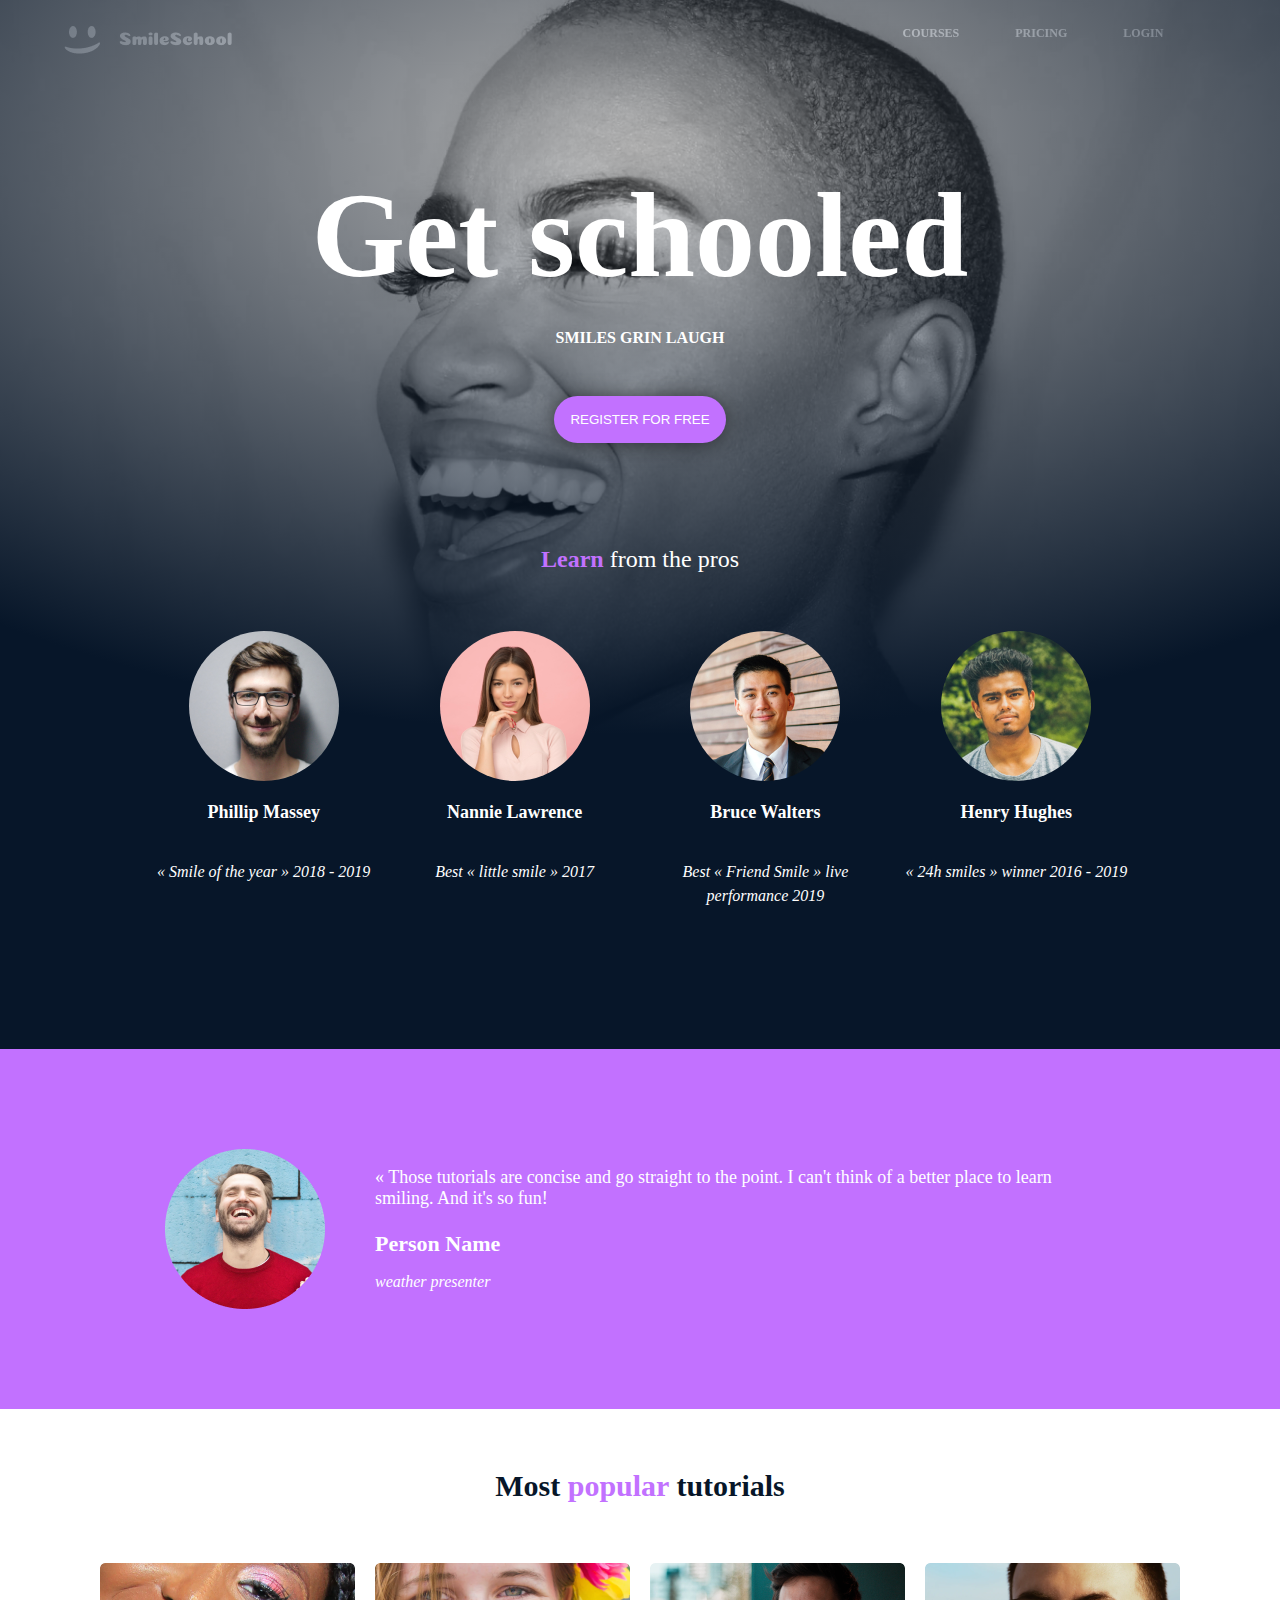
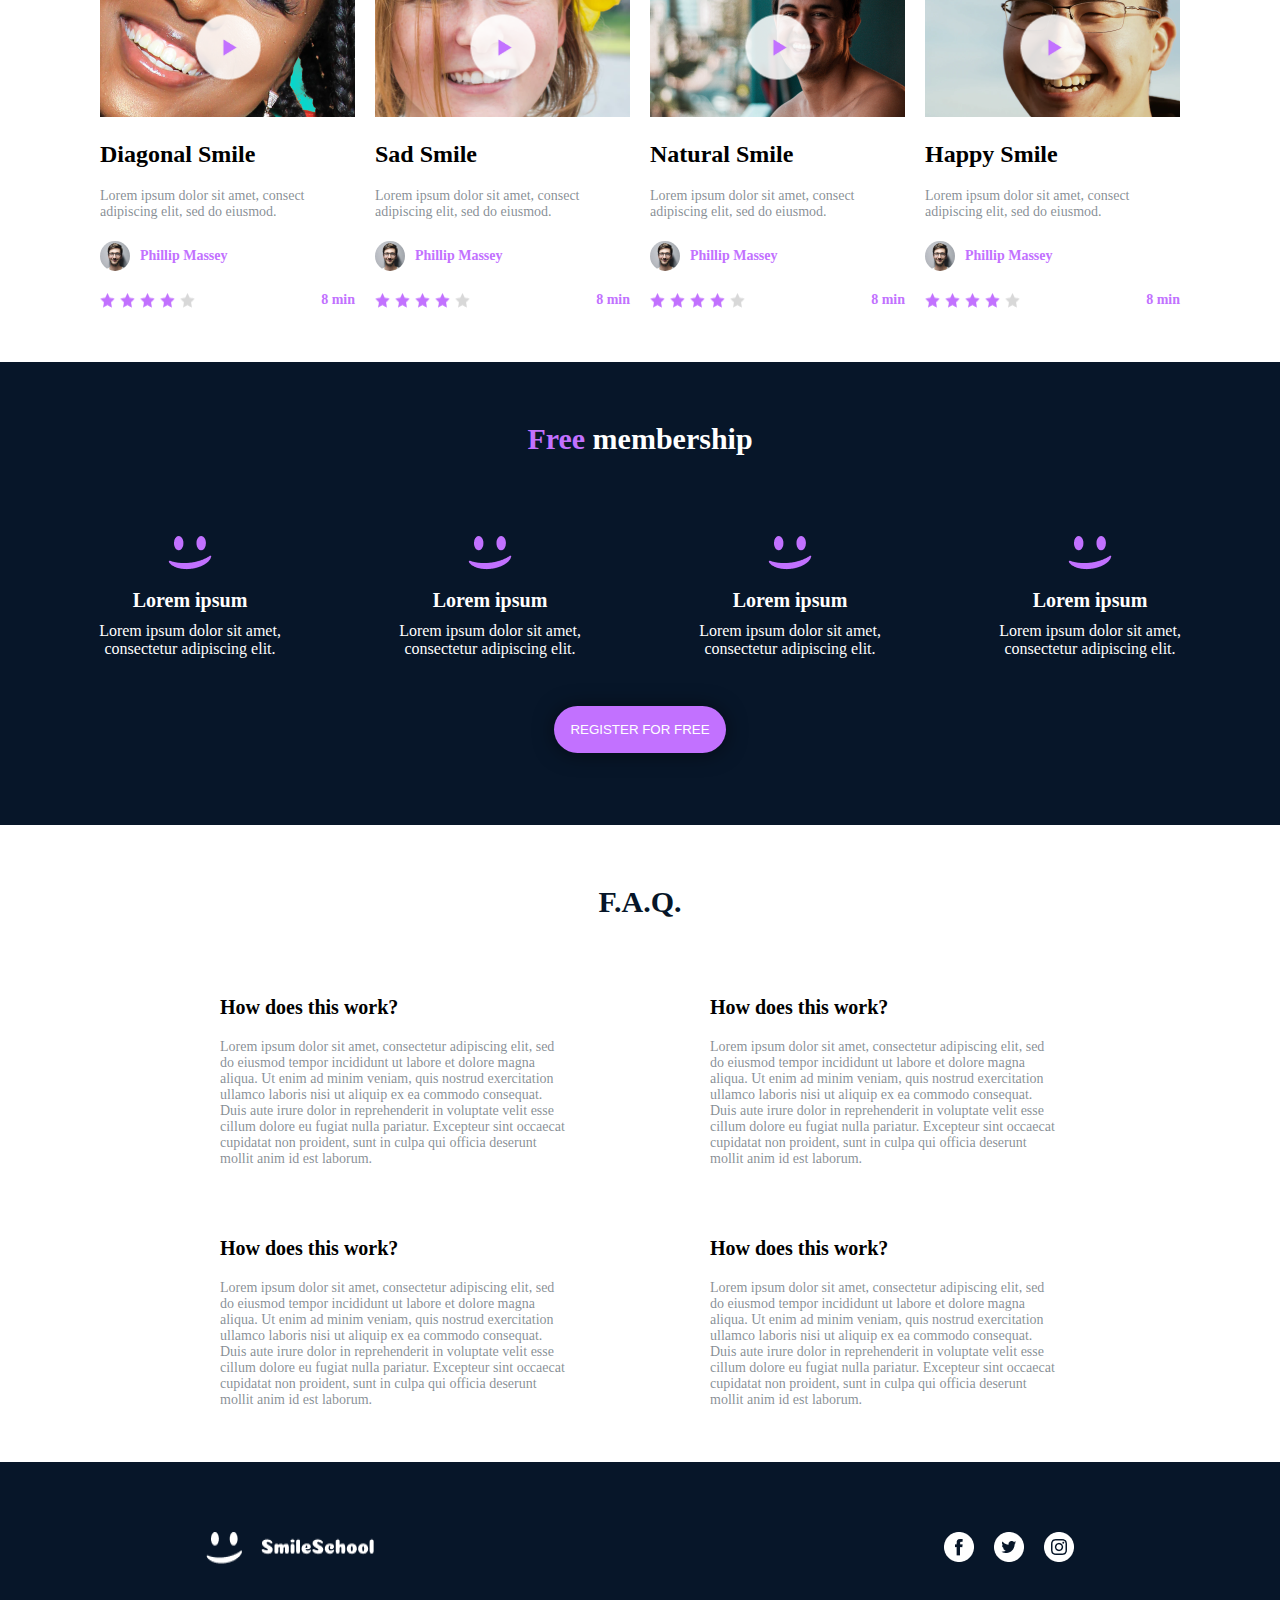
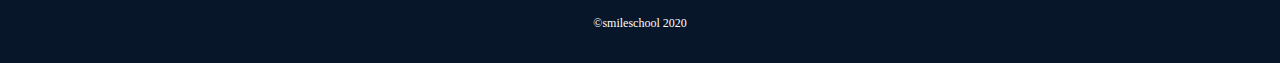
<file: css_advanced/index.html>
<!DOCTYPE html>
<html lang="en">

<head>
    <meta charset="UTF-8">
    <meta name="viewport" content="width=device-width, initial-scale=1.0">
    <title>Smile School Homepage</title>
    <link rel="stylesheet" href="styles.css">
</head>

<body>
    <header>
        <div>
            <a href="index.html">
                <img src="./images/logo.png" class="logo" alt="smile logo">
            </a>
        </div>
        <div class="nav-links">
            <a href="courses.html">COURSES</a>
            <a href="pricing.html">PRICING</a>
            <a href="login.html">LOGIN</a>
        </div>
    </header>
    <main>
        <!-- banner section -->
        <section class="banner">
            <div class="banner__learn">
                <h1>Get schooled</h1>
                <p>SMILES GRIN LAUGH</p>
                <button>REGISTER FOR FREE</button>
            </div>
            <div class="banner__courses">
                <h2><span class="dcolor">Learn</span> from the pros</h2>
                <div class="banner__courses__cards__container">
                    <div class="banner__courses__card">
                        <img src="./images/philip.png" alt="profile">
                        <h3>Phillip Massey</h3>
                        <p>« Smile of the year » 2018 - 2019</p>
                    </div>
                    <div class="banner__courses__card">
                        <img src="./images/nannie.png" alt="profile">
                        <h3>Nannie Lawrence</h3>
                        <p>Best « little smile » 2017</p>
                    </div>
                    <div class="banner__courses__card">
                        <img src="./images/bruce.png" alt="profile">
                        <h3>Bruce Walters</h3>
                        <p>Best « Friend Smile » live performance 2019</p>
                    </div>
                    <div class="banner__courses__card">
                        <img src="./images/henry.png" alt="profile">
                        <h3>Henry Hughes</h3>
                        <p>« 24h smiles » winner 2016 - 2019</p>
                    </div>
                </div>
            </div>
        </section>
        <!-- quote section -->
        <section class="quotes">
            <div class="quotes__inner">
                <img src="./images/avatar.png" alt="avatar">
                <div>
                    <blockquote>« Those tutorials are concise and go straight to the point. I can't think of a better
                        place to
                        learn smiling. And it's
                        so fun!</blockquote>
                    <p class="names">Person Name</p>
                    <p class="presenter">weather presenter</p>
                </div>
            </div>
        </section>
        <!-- videos section -->
        <section class="videos">
            <h1>Most <span class="dcolor">popular</span> tutorials</h1>
            <div class="videos__inner">
                <div>
                    <div class="preview">
                        <img src="./images/preview_diag.png" alt="Preview" class="preview__image">
                        <img src="./images/play.png" alt="play" class="play__button">
                    </div>
                    <h2>Diagonal Smile</h2>
                    <p>Lorem ipsum dolor sit amet, consect adipiscing elit, sed do eiusmod.</p>
                    <div class="profile">
                        <img src="./images/philip_sm.png" alt="profile">
                        <h3>Phillip Massey</h3>
                    </div>
                    <div class="ratings">
                        <!-- star ratings -->
                        <div>
                            <img src="./images/Star_1.png" alt="Star">
                            <img src="./images/Star_1.png" alt="Star">
                            <img src="./images/Star_1.png" alt="Star">
                            <img src="./images/Star_1.png" alt="Star">
                            <img src="./images/Star_5.png" alt="Star">
                        </div>
                        <p>8 min</p>
                    </div>
                </div>

                <div>
                    <div class="preview">
                        <img src="./images/preview_sad.png" alt="Preview" class="preview__image">
                        <img src="./images/play.png" alt="play" class="play__button">
                    </div>
                    <h2>Sad Smile</h2>
                    <p>Lorem ipsum dolor sit amet, consect adipiscing elit, sed do eiusmod.</p>
                    <div class="profile">
                        <img src="./images/philip_sm.png" alt="profile">
                        <h3>Phillip Massey</h3>
                    </div>
                    <div class="ratings">
                        <!-- star ratings -->
                        <div>
                            <img src="./images/Star_1.png" alt="Star">
                            <img src="./images/Star_1.png" alt="Star">
                            <img src="./images/Star_1.png" alt="Star">
                            <img src="./images/Star_1.png" alt="Star">
                            <img src="./images/Star_5.png" alt="Star">
                        </div>
                        <p>8 min</p>
                    </div>
                </div>


                <div>
                    <div class="preview">
                        <img src="./images/preview_nat.png" alt="Preview" class="preview__image">
                        <img src="./images/play.png" alt="play" class="play__button">
                    </div>
                    <h2>Natural Smile</h2>
                    <p>Lorem ipsum dolor sit amet, consect adipiscing elit, sed do eiusmod.</p>
                    <div class="profile">
                        <img src="./images/philip_sm.png" alt="profile">
                        <h3>Phillip Massey</h3>
                    </div>
                    <div class="ratings">
                        <!-- star ratings -->
                        <div>
                            <img src="./images/Star_1.png" alt="Star">
                            <img src="./images/Star_1.png" alt="Star">
                            <img src="./images/Star_1.png" alt="Star">
                            <img src="./images/Star_1.png" alt="Star">
                            <img src="./images/Star_5.png" alt="Star">
                        </div>
                        <p>8 min</p>
                    </div>
                </div>


                <div>
                    <div class="preview">
                        <img src="./images/preview_hap.png" alt="Preview" class="preview__image">
                        <img src="./images/play.png" alt="play" class="play__button">
                    </div>
                    <h2>Happy Smile</h2>
                    <p>Lorem ipsum dolor sit amet, consect adipiscing elit, sed do eiusmod.</p>
                    <div class="profile">
                        <img src="./images/philip_sm.png" alt="profile">
                        <h3>Phillip Massey</h3>
                    </div>
                    <div class="ratings">
                        <!-- star ratings -->
                        <div>
                            <img src="./images/Star_1.png" alt="Star">
                            <img src="./images/Star_1.png" alt="Star">
                            <img src="./images/Star_1.png" alt="Star">
                            <img src="./images/Star_1.png" alt="Star">
                            <img src="./images/Star_5.png" alt="Star">
                        </div>
                        <p>8 min</p>
                    </div>
                </div>
            </div>
        </section>
        <!-- membership section -->
        <section class="membership">
            <h1><span class="active">Free</span> membership</h1>
            <div class="row">
                <div>
                    <img src="./images/smile.png" alt="teacher1">
                    <h2>Lorem ipsum</h2>
                    <p>Lorem ipsum dolor sit amet, consectetur adipiscing elit.</p>
                </div>

                <div>
                    <img src="./images/smile.png" alt="smile">
                    <h2>Lorem ipsum</h2>
                    <p>Lorem ipsum dolor sit amet, consectetur adipiscing elit.</p>
                </div>

                <div>
                    <img src="./images/smile.png" alt="smile">
                    <h2>Lorem ipsum</h2>
                    <p>Lorem ipsum dolor sit amet, consectetur adipiscing elit.</p>
                </div>

                <div>
                    <img src="./images/smile.png" alt="smile">
                    <h2>Lorem ipsum</h2>
                    <p>Lorem ipsum dolor sit amet, consectetur adipiscing elit.</p>
                </div>
            </div>
            <button>REGISTER FOR FREE</button>
        </section>
        <!-- FAQ section -->
        <section class="faq">
            <h1>F.A.Q.</h1>
            <div class="faq__inner">
                <div>
                    <div>
                        <h2>How does this work?</h2>
                        <p>Lorem ipsum dolor sit amet, consectetur adipiscing elit, sed do eiusmod tempor incididunt ut
                            labore et dolore
                            magna
                            aliqua. Ut enim ad minim veniam, quis nostrud exercitation ullamco laboris nisi ut aliquip
                            ex ea commodo
                            consequat. Duis
                            aute irure dolor in reprehenderit in voluptate velit esse cillum dolore eu fugiat nulla
                            pariatur. Excepteur sint
                            occaecat cupidatat non proident, sunt in culpa qui officia deserunt mollit anim id est
                            laborum.</p>
                    </div>
                    <div>
                        <h2>How does this work?</h2>
                        <p>Lorem ipsum dolor sit amet, consectetur adipiscing elit, sed do eiusmod tempor incididunt ut
                            labore et dolore
                            magna
                            aliqua. Ut enim ad minim veniam, quis nostrud exercitation ullamco laboris nisi ut aliquip
                            ex ea commodo
                            consequat. Duis
                            aute irure dolor in reprehenderit in voluptate velit esse cillum dolore eu fugiat nulla
                            pariatur. Excepteur sint
                            occaecat cupidatat non proident, sunt in culpa qui officia deserunt mollit anim id est
                            laborum.</p>
                    </div>
                </div>
                <div>
                    <div>
                        <h2>How does this work?</h2>
                        <p>Lorem ipsum dolor sit amet, consectetur adipiscing elit, sed do eiusmod tempor incididunt ut
                            labore et dolore
                            magna
                            aliqua. Ut enim ad minim veniam, quis nostrud exercitation ullamco laboris nisi ut aliquip
                            ex ea commodo
                            consequat. Duis
                            aute irure dolor in reprehenderit in voluptate velit esse cillum dolore eu fugiat nulla
                            pariatur. Excepteur sint
                            occaecat cupidatat non proident, sunt in culpa qui officia deserunt mollit anim id est
                            laborum.</p>
                    </div>
                    <div>
                        <h2>How does this work?</h2>
                        <p>Lorem ipsum dolor sit amet, consectetur adipiscing elit, sed do eiusmod tempor incididunt ut
                            labore et dolore
                            magna
                            aliqua. Ut enim ad minim veniam, quis nostrud exercitation ullamco laboris nisi ut aliquip
                            ex ea commodo
                            consequat. Duis
                            aute irure dolor in reprehenderit in voluptate velit esse cillum dolore eu fugiat nulla
                            pariatur. Excepteur sint
                            occaecat cupidatat non proident, sunt in culpa qui officia deserunt mollit anim id est
                            laborum.</p>
                    </div>
                </div>
            </div>
        </section>
    </main>
    <footer>
        <div class="footer__inner">
            <div>
                <img src="./images/logo.png" alt="logo">
                <div>
                    <!-- social image links -->
                    <a href="#"><img src="./images/Facebook.png" alt="Facebook"></a>
                    <a href="#"><img src="./images/Twitter.png" alt="Twitter"></a>
                    <a href="#"><img src="./images/Instagram.png" alt="Instagram"></a>
                </div>
            </div>
            <p>©smileschool 2020</p>
        </div>
    </footer>
</body>

</html>
</file>
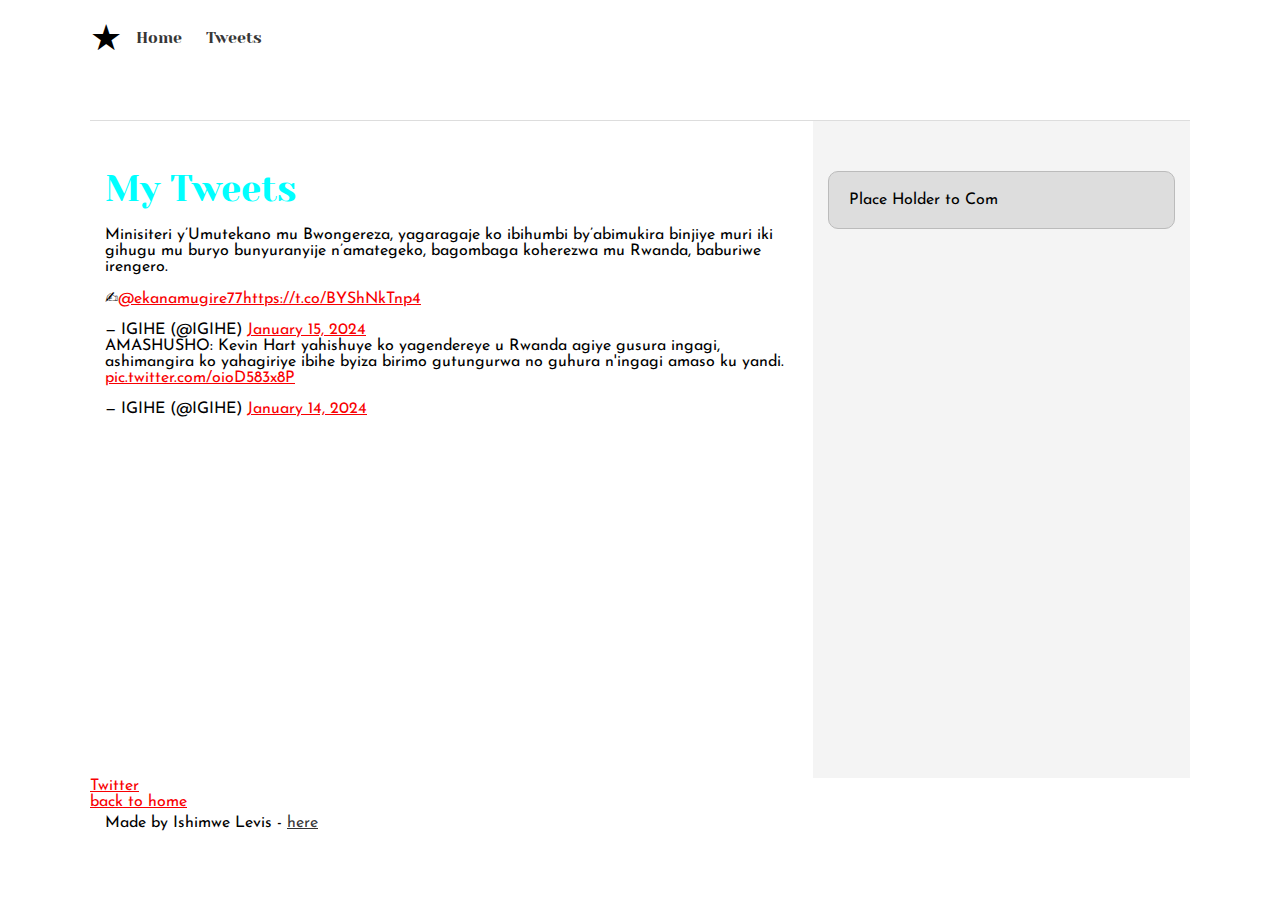
<file: css_basic/tweets.html>
<!DOCTYPE html>
<html lang="en">

<head>
  <meta charset="UTF-8">
  <meta name="viewport" content="width=device-width, initial-scale=1.0">
  <title>Document</title>
  <link href="base.css" rel="stylesheet">
  <link href="styles.css" rel="stylesheet">
</head>

<body class="works_on_smartphone">
  <header>
    <ul>
      <li class="logo">&#9733;</li>
      <li><a href="index.html">Home</a></li>
      <li><a href="tweets.html">Tweets</a></li>
    </ul>
  </header>
  <main>
    <article>
      <h1>My Tweets</h1>
      <blockquote class="twitter-tweet"><p lang="id" dir="ltr">Minisiteri y’Umutekano mu Bwongereza, yagaragaje ko ibihumbi by’abimukira binjiye muri iki gihugu mu buryo bunyuranyije n’amategeko, bagombaga koherezwa mu Rwanda, baburiwe irengero.<br><br>✍︎<a href="https://twitter.com/ekanamugire77?ref_src=twsrc%5Etfw">@ekanamugire77</a><a href="https://t.co/BYShNkTnp4">https://t.co/BYShNkTnp4</a></p>&mdash; IGIHE (@IGIHE) <a href="https://twitter.com/IGIHE/status/1746847774149148784?ref_src=twsrc%5Etfw">January 15, 2024</a></blockquote> 
      <script async src="https://platform.twitter.com/widgets.js"></script>
      <blockquote class="twitter-tweet" data-media-max-width="560"><p lang="id" dir="ltr">AMASHUSHO: Kevin Hart yahishuye ko yagendereye u Rwanda agiye gusura ingagi, ashimangira ko yahagiriye ibihe byiza birimo gutungurwa no guhura n&#39;ingagi amaso ku yandi. <a href="https://t.co/oioD583x8P">pic.twitter.com/oioD583x8P</a></p>&mdash; IGIHE (@IGIHE) <a href="https://twitter.com/IGIHE/status/1746515183747338734?ref_src=twsrc%5Etfw">January 14, 2024</a></blockquote> 
      <script async src="https://platform.twitter.com/widgets.js"></script>
  </article>
  <aside><p>Place Holder to Com</p></aside>
</main>
<a href="https://help.twitter.com/en/using-twitter/how-to-embed-a-tweet">Twitter</a>
<a href="index.html">back to home</a>
<footer>
  <p>Made by Ishimwe Levis - <a href="https://github.com/levishimwe" target="_blank">here</a></p>
</footer>

</body>
</html>
</file>
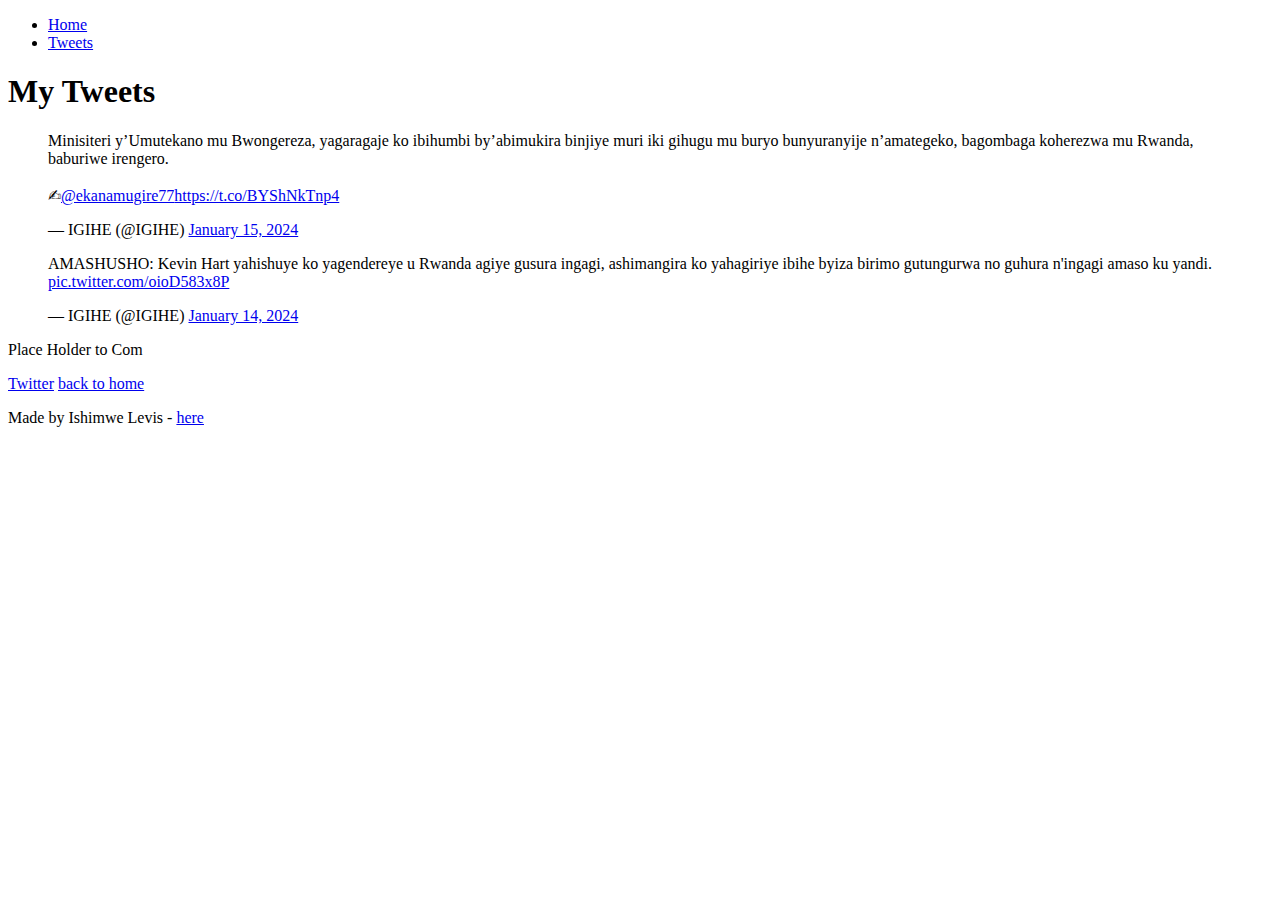
<file: html_basic/tweets.html>
<!DOCTYPE html>
<html lang="en">

<head>
  <meta charset="UTF-8">
  <meta name="viewport" content="width=device-width, initial-scale=1.0">
  <title>Document</title>
</head>

<body>
  <header>
    <ul>
      <li><a href="index.html">Home</a></li>
      <li><a href="tweets.html">Tweets</a></li>
    </ul>
  </header>
  <main>
    <article>
      <h1>My Tweets</h1>

            <blockquote class="twitter-tweet"><p lang="id" dir="ltr">Minisiteri y’Umutekano mu Bwongereza, yagaragaje ko ibihumbi by’abimukira binjiye muri iki gihugu mu buryo bunyuranyije n’amategeko, bagombaga koherezwa mu Rwanda, baburiwe irengero.<br><br>✍︎<a href="https://twitter.com/ekanamugire77?ref_src=twsrc%5Etfw">@ekanamugire77</a><a href="https://t.co/BYShNkTnp4">https://t.co/BYShNkTnp4</a></p>&mdash; IGIHE (@IGIHE) <a href="https://twitter.com/IGIHE/status/1746847774149148784?ref_src=twsrc%5Etfw">January 15, 2024</a></blockquote> 
            <script async src="https://platform.twitter.com/widgets.js"></script>
            <blockquote class="twitter-tweet" data-media-max-width="560"><p lang="id" dir="ltr">AMASHUSHO: Kevin Hart yahishuye ko yagendereye u Rwanda agiye gusura ingagi, ashimangira ko yahagiriye ibihe byiza birimo gutungurwa no guhura n&#39;ingagi amaso ku yandi. <a href="https://t.co/oioD583x8P">pic.twitter.com/oioD583x8P</a></p>&mdash; IGIHE (@IGIHE) <a href="https://twitter.com/IGIHE/status/1746515183747338734?ref_src=twsrc%5Etfw">January 14, 2024</a></blockquote> 
            <script async src="https://platform.twitter.com/widgets.js"></script>
        </article>
        <aside><p>Place Holder to Com</p></aside>
    </main>
    <a href="https://help.twitter.com/en/using-twitter/how-to-embed-a-tweet">Twitter</a>
    <a href="index.html">back to home</a>
    <footer>
        <p>Made by Ishimwe Levis - <a href="https://github.com/levishimwe" target="_blank">here</a></p>
    </footer>

</body>
</html>
</file>
<file: css_advanced/styles.css>
body {
    padding: 0;
    margin: 0;
    font-family: "Source Sans Pro";
    font-style: normal;
  }
  
  header {
    display: flex;
    flex-direction: row;
    flex: auto;
    background-image: url("./images/banner.png");
    background-repeat: no-repeat;
    background-size: cover;
    padding: 2% 5% 2% 5%;
    filter: grayscale(100%);
    position: absolute;
    left: -0.025%;
    right: -0.025%;
    top: 0%;
    justify-content: space-between;
    bottom: -26.48%;
    height: 100vh;
  }
  
  .nav-links {
    font-weight: 700;
    font-size: 12px;
  }
  
  .nav-links > a {
    font-weight: 700;
    font-size: 12px;
    line-height: 15px;
    color: #ffffff;
    padding-right: 53px;
    text-transform: uppercase;
    text-decoration: none;
  }
  
  .banner {
    left: 20%;
    right: 20%;
    display: flex;
    flex-direction: column;
    background: radial-gradient(
      85.9% 55.9% at 50% 14.1%,
      rgba(41, 48, 61, 0.0001) 0%,
      #071629 100%
    );
    color: white;
  }
  
  .banner__learn {
    display: flex;
    flex-direction: column;
    padding-top: 5rem;
  }
  
  .banner__learn > h1 {
    height: 151px;
    font-weight: 700;
    font-size: 120px;
    line-height: 151px;
    text-align: center;
    color: #ffffff;
    z-index: 20;
  }
  
  .banner__learn > p {
    height: 20px;
    position: relative;
    margin-top: -5%;
    text-align: center;
    font-weight: 700;
    font-size: 16px;
    line-height: 20px;
    color: #ffffff;
    display: flex;
    justify-content: space-around;
    margin-left: 38%;
    margin-right: 38%;
  }
  
  .banner__learn > button,
  .membership button {
    background: #c271ff;
    border-radius: 25px;
    border: none;
    padding: 0.7rem;
    color: white;
    font-weight: 500;
    box-shadow: 0px 1px 20px rgba(0, 0, 0, 0.5);
    position: relative;
    align-self: center;
    margin: 2rem;
    padding: 1rem;
    cursor: pointer;
  }
  
  .dcolor {
    color: #c271ff;
  }
  
  .banner__courses {
    padding: 1%;
    display: flex;
    flex-direction: column;
    z-index: 20;
  }
  
  .banner__courses > h2 {
    align-self: center;
    padding: 2rem;
    font-weight: 300;
    line-height: 40px;
  }
  
  .banner__courses .dcolor {
    font-weight: 700;
  }
  
  .banner__courses__cards__container {
    display: flex;
    flex-direction: row;
    justify-content: center;
  }
  
  .banner__courses__card {
    width: 20%;
    margin-bottom: 7rem;
    display: flex;
    flex-direction: column;
    justify-content: center;
    align-items: center;
  }
  
  .banner__courses__card > img {
    border-radius: 50%;
    max-width: 80%;
  }
  
  .banner__courses__card > h3 {
    font-style: normal;
    font-weight: 900;
    font-size: 18px;
    line-height: 27px;
    text-align: center;
    color: #ffffff;
  }
  
  .banner__courses__card > p {
    height: 48px;
    font-family: "Source Sans Pro";
    font-style: italic;
    font-weight: 400;
    font-size: 16px;
    line-height: 24px;
    text-align: center;
    color: #ffffff;
  }
  
  main {
    position: relative;
    display: flex;
    flex-direction: column;
    margin: 0;
  }
  
  .quotes {
    padding: 100px;
    background-color: #c271ff;
  }
  
  .quotes__inner {
    display: flex;
    flex-direction: row;
    justify-content: center;
  }
  
  .quotes__inner img {
    height: 160px;
    width: 160px;
  }
  
  .quotes__inner > div {
    margin-left: 50px;
    color: white;
  }
  
  .quotes__inner blockquote {
    max-width: 700px;
    font-size: 18px;
    margin-left: 0;
  }
  
  .quotes__inner .names {
    font-weight: 700;
    font-size: 22px;
    margin-bottom: 0;
  }
  
  .quotes__inner .presenter {
    font-style: italic;
  }
  
  .videos {
    background-color: white;
    padding: 40px;
  }
  
  .videos > h1 {
    font-size: 30px;
    font-weight: 700;
    text-align: center;
    color: #071629;
  }
  
  .videos__inner {
    display: flex;
    flex-direction: row;
    justify-content: space-between;
    padding-top: 40px;
    max-width: 90%;
    margin: auto;
  }
  
  .videos__inner > div {
    max-width: 255px;
  }
  
  .videos__inner .preview {
    position: relative;
  }
  
  .videos__inner > div > .preview img.preview__image {
    width: 100%;
    height: 154px;
    border-radius: 5px 5px 0px 0px;
    margin-bottom: 10px;
    object-fit: cover;
  }
  
  .videos__inner > div > .preview img.play__button {
    position: absolute;
    top: 50%;
    left: 50%;
    transform: translate(-50%, -50%);
    height: 65px;
    width: 65px;
    cursor: pointer;
  }
  
  .videos__inner > div > h2 {
    margin-top: 10px;
  }
  
  .videos__inner > div > p {
    color: #07162980;
    font-size: 14px;
  }
  
  .videos__inner .profile {
    display: flex;
    flex-direction: row;
    align-items: center;
  }
  
  .videos__inner .profile img {
    height: 30px;
    width: 30px;
    border-radius: 100%;
  }
  
  .videos__inner .profile h3 {
    margin-left: 10px;
    color: #c271ff;
    font-size: 14px;
    font-weight: 600;
  }
  
  .videos__inner .ratings {
    display: flex;
    flex-direction: row;
    justify-content: space-between;
    align-items: center;
  }
  
  .videos__inner .ratings > div {
    display: flex;
    flex-direction: row;
  }
  
  .videos__inner .ratings > div img {
    margin-right: 5px;
    height: 15px;
    width: 15px;
  }
  
  .videos__inner .ratings > p {
    color: #c271ff;
    font-size: 14px;
    font-weight: 600;
  }
  
  .membership {
    background-color: #071629;
    padding: 40px;
    display: flex;
    flex-direction: column;
    justify-content: center;
  }
  
  .membership > h1 {
    color: white;
    font-size: 30px;
    font-weight: 700;
    text-align: center;
  }
  
  .membership > h1 > span {
    color: #c271ff;
  }
  
  .membership .row {
    display: flex;
    flex-direction: row;
    justify-content: space-around;
    padding-top: 60px;
  }
  
  .membership .row > div {
    max-width: 220px;
    color: white;
    display: flex;
    flex-direction: column;
    align-items: center;
    justify-content: center;
  }
  
  .membership .row > div > h2 {
    font-size: 20px;
    font-weight: 700;
    margin-bottom: 0;
    margin-bottom: 10px;
    text-align: center;
  }
  
  .membership .row > div > p {
    font-size: 16px;
    font-weight: 400;
    margin-top: 0;
    text-align: center;
  }
  
  .faq {
    background-color: white;
    padding: 40px;
  }
  
  .faq > h1 {
    font-size: 30px;
    font-weight: 700;
    text-align: center;
    color: #071629;
  }
  
  .faq__inner > div {
    display: flex;
    flex-direction: row;
    justify-content: space-between;
    padding-top: 40px;
    max-width: 70%;
    margin: auto;
  }
  
  .faq__inner > div > div {
    max-width: 350px;
  }
  
  .faq__inner > div > div > h2 {
    font-size: 20px;
    font-weight: 700;
    margin-bottom: 0;
    margin-bottom: 20px;
    text-align: left;
  }
  
  .faq__inner > div > div > p {
    font-size: 14px;
    font-weight: 400;
    margin-top: 0;
    text-align: left;
    color: #07162980;
  }
  
  footer {
    background-color: #071629;
    padding: 20px;
  }
  
  .footer__inner > div {
    display: flex;
    flex-direction: row;
    justify-content: space-between;
    max-width: 70%;
    margin: auto;
    margin-top: 50px;
    margin-bottom: 50px;
  }
  
  .footer__inner > div > div {
    display: flex;
    flex-direction: row;
  }
  
  .footer__inner > div > div a {
    margin-left: 20px;
  }
  
  .footer__inner > p {
    text-align: center;
    font-size: 12px;
    color: white;
  }
  
  /* make the homepage responsive on mobile screens */
  
  @media only screen and (max-width: 600px) {
    header {
      background-size: 100% 100%;
      padding: 2% 5% 2% 5%;
    }
  
    .banner {
      left: 0;
      right: 0;
      margin-bottom: 0;
    }
  
    .banner__learn > h1 {
      font-size: 60px;
      line-height: 75px;
    }
  
    .banner__learn > p {
      font-size: 12px;
      line-height: 15px;
      margin-left: 20%;
      margin-right: 20%;
    }
  
    .banner__courses > h2 {
      font-size: 16px;
      line-height: 20px;
    }
  
    .banner__courses__card {
      width: 100%;
      margin-bottom: 2rem;
    }
  
    .banner__courses__card > h3 {
      font-size: 14px;
      line-height: 21px;
    }
  
    .banner__courses__card > p {
      font-size: 12px;
      line-height: 18px;
    }
  
    .quotes {
      padding: 40px;
    }
  
    .quotes__inner img {
      height: 80px;
      width: 80px;
    }
  
    .quotes__inner > div {
      margin-left: 20px;
    }
  
    .quotes__inner blockquote {
      font-size: 14px;
    }
  
    .quotes__inner .names {
      font-size: 16px;
    }
  
    .quotes__inner .presenter {
      font-size: 14px;
    }
  
    .videos {
      padding: 20px;
    }
  
    .videos > h1 {
      font-size: 20px;
    }
  
    .videos__inner {
      flex-direction: column;
    }
  
    .videos__inner > div {
      max-width: 100%;
      margin-bottom: 20px;
    }
  
    .videos__inner > div > .preview img.preview__image {
      height: 100px;
    }
  
    .videos__inner > div > .preview img.play__button {
      height: 40px;
      width: 40px;
    }
  
    .videos__inner > div > h2 {
      font-size: 16px;
    }
  
    .videos__inner > div > p {
      font-size: 12px;
    }
  
    .videos__inner .profile img {
      height: 20px;
      width: 20px;
    }
  
    .videos__inner .profile h3 {
      font-size: 12px;
    }
  
    .videos__inner .ratings > div img {
      height: 10px;
      width: 10px;
    }
  
    .videos__inner .ratings > p {
      font-size: 12px;
    }
  
    .membership {
      padding: 20px;
    }
  
    .membership > h1 {
      font-size: 20px;
    }
  
    .membership .row {
      flex-direction: column;
      padding-top: 40px;
    }
  
    .membership .row > div {
      max-width: 100%;
      margin-bottom: 20px;
    }
  
    .membership .row > div > h2 {
      font-size: 16px;
    }
  
    .membership .row > div > p {
      font-size: 12px;
    }
  
    .faq {
      padding: 20px;
    }
  
    .faq > h1 {
      font-size: 20px;
    }
  
    .faq__inner > div {
      flex-direction: column;
    }
  
    .faq__inner > div > div {
      max-width: 100%;
      margin-bottom: 20px;
    }
  
    .faq__inner > div > div > h2 {
      font-size: 16px;
    }
  
    .faq__inner > div > div > p {
      font-size: 12px;
    }
  
    footer {
      padding: 10px;
    }
  
    .footer__inner > div {
      flex-direction: column;
    }
  
    .footer__inner > div > div {
      margin: 20px auto;
    }
  
    .footer__inner > p {
      font-size: 10px;
    }
  
    .nav-links > a {
      padding-right: 20px;
    }
  
    .banner__learn > button,
    .membership button {
      padding: 0.5rem;
      margin: 1rem;
    }
  }
</file>
<file: css_basic/base.css>
/* Importing webfonts */
/* (If you're learning CSS, you should disregard that) */

@import url(https://fonts.googleapis.com/css?family=Yeseva+One);
@import url(https://fonts.googleapis.com/css?family=Josefin+Sans:400,700,700italic,400italic);


/* CSS reset rules */

html, body {
	height: 100%;
	min-height: 100%;
}
html, body, div, span, applet, object, iframe,
h1, h2, h3, h4, h5, h6, p, blockquote, pre,
a, abbr, acronym, address, big, cite, code,
del, dfn, img, ins, kbd, q, s, samp,
small, strike, sub, sup, tt, var,
b, u, i, center,
dl, dt, dd,
fieldset, form, label, legend,
table, caption, tbody, tfoot, thead, tr, th, td,
article, aside, canvas, details, embed, 
figure, figcaption, footer, header, hgroup, 
menu, nav, output, ruby, section, summary,
time, mark, audio, video {
	margin: 0;
	padding: 0;
	border: 0;
	font-size: 100%;
	font: inherit;
	vertical-align: baseline;
}
/* HTML5 display-role reset for older browsers */
article, aside, details, figcaption, figure, 
footer, header, hgroup, menu, nav, section {
	display: block;
}
body {
	line-height: 1;
}
blockquote, q {
	quotes: none;
}
blockquote:before, blockquote:after,
q:before, q:after {
	content: '';
	content: none;
}
table {
	border-collapse: collapse;
	border-spacing: 0;
}


/* Fonts and colors */

body {
	font-family: 'Josefin Sans', serif;
	color:#F80002 (0, 0, 0, 0.342);
}
h1, h2, h3, h4, h5, h6, header {
	font-family: 'Yeseva One', sans-serif;
}
article {
}
header {
	border-bottom: 1px solid rgb(221,221,221);
	transition: border-bottom-color 1s ease;
}
header a {
	color: rgba(0, 0, 0, 0.8);
}
aside {
	background: #FAFAFA;
}
aside p {
	border: 1px solid #bbb;
	background: #ddd;
	color: black;
}
footer a {
	color: rgba(0, 0, 0, 0.8);
}
a {
	color: #F80002;
}


/* Positioning and margins */

@media (min-width: 1100px) {
	body {
		width: 1100px;
		margin: 0 auto;
	}
}

article {
	padding: 50px 15px;
}
article > *:first-child {
	margin-top: 0;
}
aside {
	padding: 50px 15px;
}
header .right {
	float: right;
	margin: 0 10px 15px;
}


/* Header */
header {
	padding: 20px 0;
	height: 80px;
}
header ul {
	list-style: none;
	margin: 0;
	padding: 0;
}
header li {
	display: inline;
	vertical-align:middle;
}
header li:first-child {
	margin: 0;
}
header li a {
	margin: 0 10px;
}
header li.logo {
	font-size: 36px;
}
header a {
	text-decoration: none;
}


/* Aside */

aside p {
	border-radius: 10px;
	padding: 20px 20px;
}


/* Footer */

footer {
	padding: 5px 15px;
	height: 80px;
}


/* Text styles and margins */

p {
	margin-bottom: 15px;
}
h1 {color: aqua;
	font-size: 36px;
	margin: 40px 0 20px;
}
h2 {color: #F80002;
	font-size: 32px;
	margin: 30px 0 15px;
}
h3 {
	font-size: 28px;
	margin: 25px 0 10px;
}
h4 {
	font-size: 20px;
	font-weight: bold;
	margin: 20px 0 10px;
}
h5 {
	font-size: 18px;
	font-weight: bold;
	margin: 15px 0 10px;
}
h6 {
	font-weight: bold;
	margin: 5px 0;
}

@media (max-width: 800px) {
  body.works_on_smartphone {
  	display: block;
  }
  body.works_on_smartphone main {
  	display: block;
  }
  header .right {
  	float: none;
  }
}
</file>
<file: css_basic/styles.css>
body {
    display: flex;
    flex-direction: column;
}

main {
    display: flex;
    flex-direction: row;
    flex: auto;
}

article {
    flex: 2;
    overflow-y: auto;
}

aside {
    flex: 1;
    overflow-y: auto;
    background-color: #f4f4f4;
}

.navigation-link {
    display: block;
    margin-top: 20px;
}
</file>
